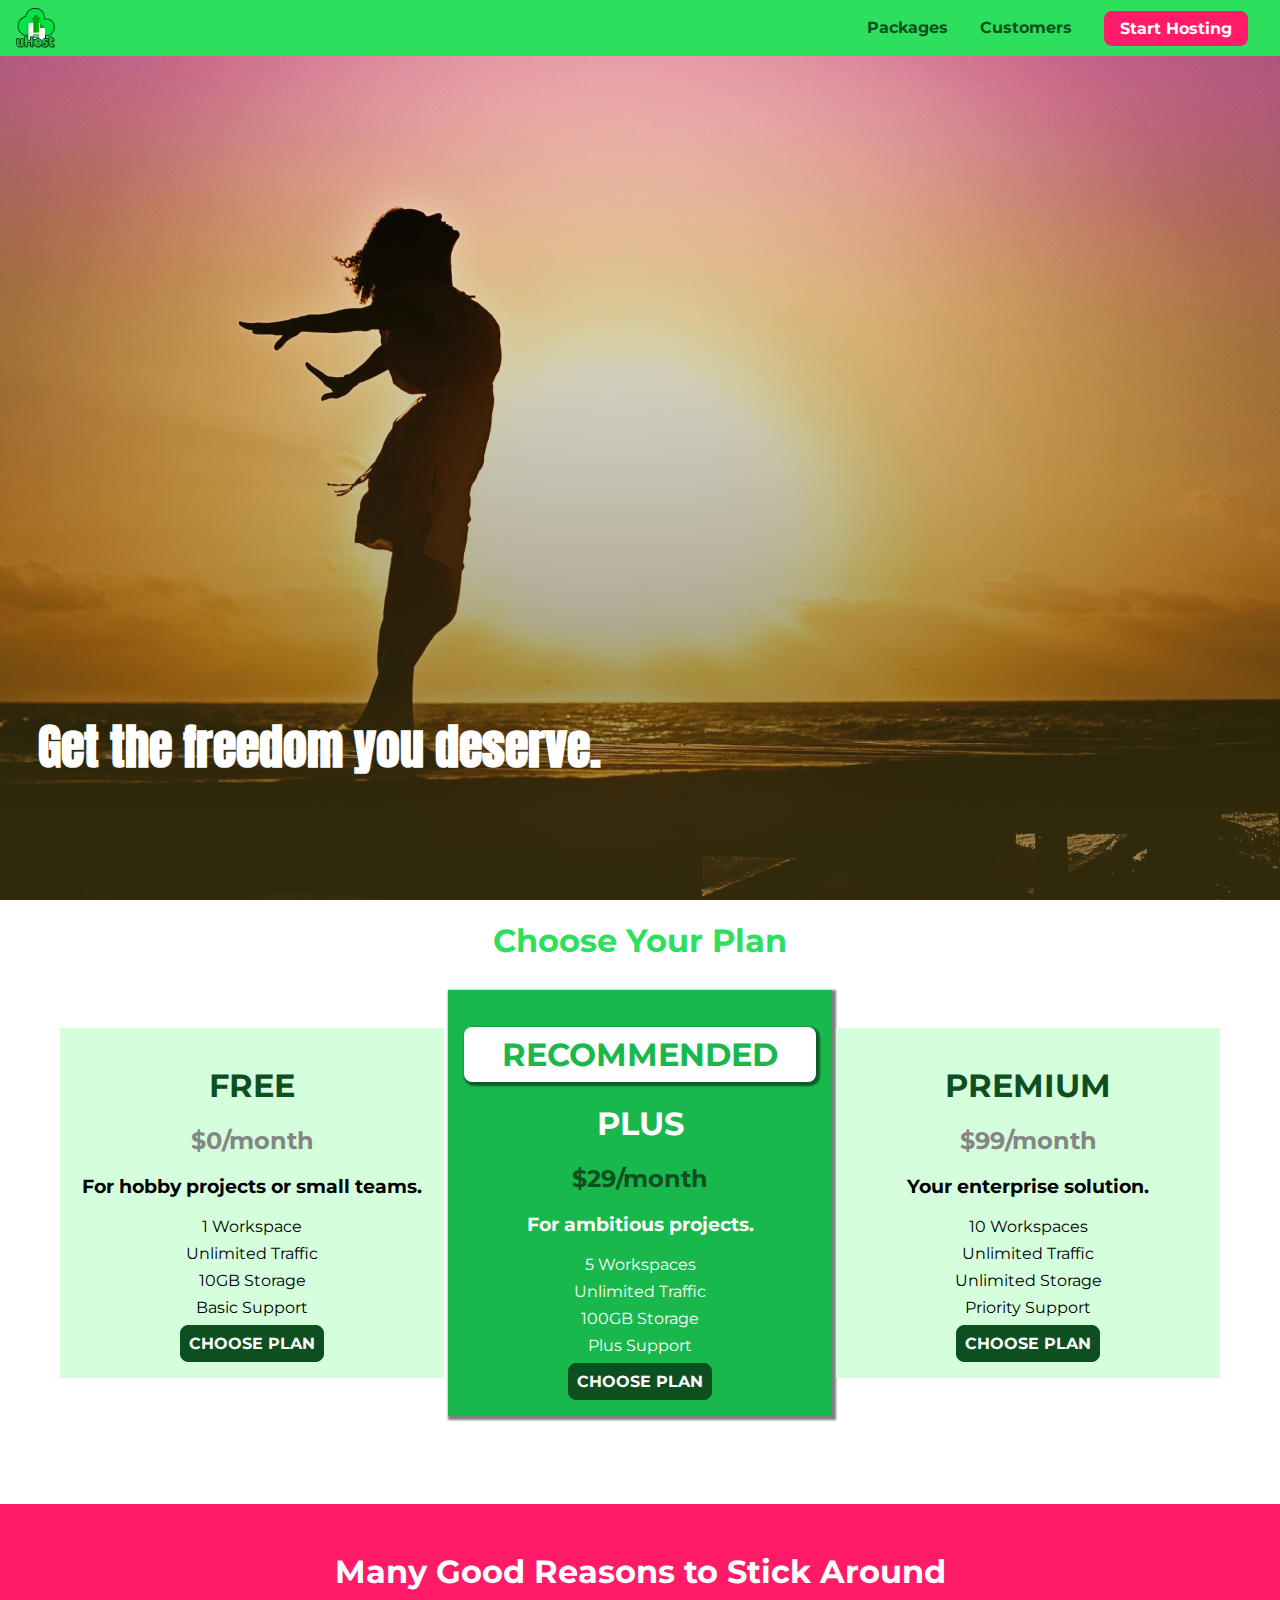
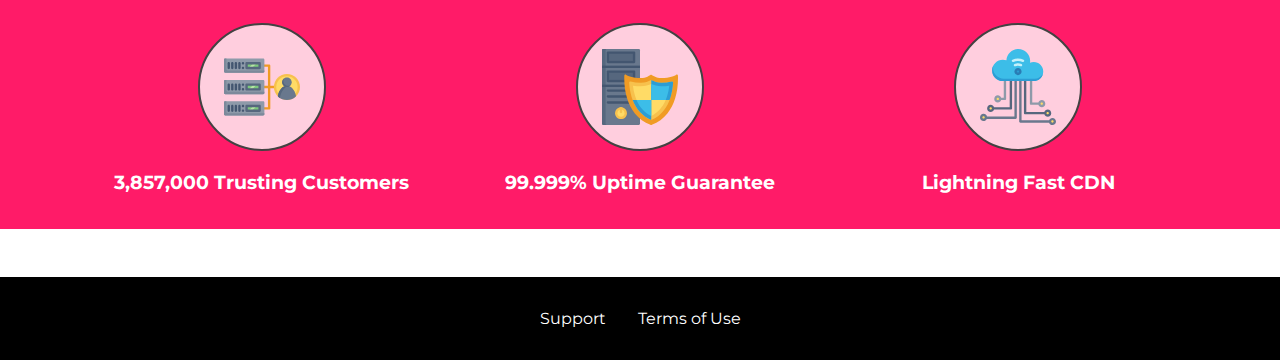
<file: index.html>
<!DOCTYPE html>
<html lang="en">
  <head>
    <meta charset="UTF-8" />
    <meta http-equiv="X-UA-Compatible" content="ie=edge" />
    <!-- This is very very important for changing physical to css pixels -->
    <meta name="viewport" content="width=device-width, initial-scale=1.0"/>
    <title>uHost</title>
    <link rel="shortcut icon" href="favicon.png" />
    <link
      href="https://fonts.googleapis.com/css?family=Anton"
      rel="stylesheet"
    />
    <link
      href="https://fonts.googleapis.com/css?family=Montserrat:400,700"
      rel="stylesheet"
    />

    <link rel="preload" href="/images/freedom.jpg" as="image">

    <!-- Here shared.css is general hence it is written first so that it can be overwritten -->

    <link rel="stylesheet" href="shared.css" />
    <link rel="stylesheet" href="main.css" />
  </head>

  <body>
    <div class="backdrop"></div>
    <div class="modal">
      <h1 class="modal__title">Do you want to continue?</h1>
      <div class="modal__actions">
          <a href="start-hosting/index.html" class="modal__action">Yes!</a>
          <button class="modal__action modal__action--negative" type="button">No!</button>
      </div>
  </div>
    
    <header class="main-header">
      <div class="mobile-logo-container">
        <button class="toggle-button">
          <span class="toggle-button__bar"></span>
          <span class="toggle-button__bar"></span>
          <span class="toggle-button__bar"></span>
      </button>

        <a href="index.html" class="main-header__brand">
          <img
            src="./images/uhost-icon.png"
            alt="uHost - Your favorite hosting company"
          />
          </a>
      </div>
      <nav class="main-nav">
        <ul class="main-nav__items">
          <li class="main-nav__item">
            <a href="packages/index.html">Packages</a>
          </li>
          <li class="main-nav__item">
            <a href="customers/index.html">Customers</a>
          </li>
          <li class="main-nav__item main-nav__item--cta">
            <a href="start-hosting/index.html">Start Hosting</a>
          </li>
        </ul>
      </nav>
    </header>

    <nav class="mobile-nav">
      <ul class="mobile-nav__items">
          <li class="mobile-nav__item">
              <a href="packages/index.html">Packages</a>
          </li>
          <li class="mobile-nav__item">
              <a href="customers/index.html">Customers</a>
          </li>
          <li class="mobile-nav__item mobile-nav__item--cta">
              <a href="start-hosting/index.html">Start Hosting</a>
          </li>
      </ul>
  </nav>

    <main>
      <section id="product-overview">
        <h1>Get the freedom you deserve.</h1>
      </section>
      <section id="plans">
        <h1 class="section-title">Choose Your Plan</h1>

        <div class="plan__list">
          <article class="plan">
            <h1 class="plan__title">FREE</h1>
            <h2 class="plan__price">$0/month</h2>
            <h3>For hobby projects or small teams.</h3>
            <ul class="plan__features">
              <li class="plan__feature">1 Workspace</li>
              <li class="plan__feature">Unlimited Traffic</li>
              <li class="plan__feature">10GB Storage</li>
              <li class="plan__feature">Basic Support</li>
            </ul>
            <div>
              <button class="button">CHOOSE PLAN</button>
            </div>
          </article>

          <article class="plan plan--highlighted">
            <h1 class="plan__annotation">RECOMMENDED</h1>
            <h1 class="plan__title">PLUS</h1>
            <h2 class="plan__price">$29/month</h2>
            <h3>For ambitious projects.</h3>
            <ul class="plan__features">
              <li class="plan__feature">5 Workspaces</li>
              <li class="plan__feature">Unlimited Traffic</li>
              <li class="plan__feature">100GB Storage</li>
              <li class="plan__feature">Plus Support</li>
            </ul>
            <div>
              <button class="button">CHOOSE PLAN</button>
            </div>
          </article>
          <article class="plan">
            <h1 class="plan__title">PREMIUM</h1>
            <h2 class="plan__price">$99/month</h2>
            <h3>Your enterprise solution.</h3>
            <ul class="plan__features">
              <li class="plan__feature">10 Workspaces</li>
              <li class="plan__feature">Unlimited Traffic</li>
              <li class="plan__feature">Unlimited Storage</li>
              <li class="plan__feature">Priority Support</li>
            </ul>
            <div>
              <button class="button">CHOOSE PLAN</button>
            </div>
          </article>
        </div>
      </section>

      <section id="key-features">
        <h1 class="section-title">Many Good Reasons to Stick Around</h1>
        <ul class="key-feature__list">
          <li class="key-feature">
            <div class="key-feature__image">

              <svg viewBox="0 0 512 512">
                <path style="fill:#F09B24;" d="M344,248h-32V112c0-4.418-3.582-8-8-8h-40c-4.418,0-8,3.582-8,8s3.582,8,8,8h32v128h-32  c-4.418,0-8,3.582-8,8s3.582,8,8,8h32v128h-32c-4.418,0-8,3.582-8,8s3.582,8,8,8h40c4.418,0,8-3.582,8-8V264h32c4.418,0,8-3.582,8-8  S348.418,248,344,248z"
                />
                <path style="fill:#8E9AA9;" d="M264,64H8c-4.418,0-8,3.582-8,8v80c0,4.418,3.582,8,8,8h256c4.418,0,8-3.582,8-8V72  C272,67.582,268.418,64,264,64z"
                />
                <path style="fill:#7C899B;" d="M24,144c-4.418,0-8-3.582-8-8V64H8c-4.418,0-8,3.582-8,8v80c0,4.418,3.582,8,8,8h256  c4.418,0,8-3.582,8-8v-8H24z"
                />
                <rect x="152" y="96" style="fill:#B8E3A8;" width="88" height="32" />
                <g>
                    <polygon style="fill:#7EC97D;" points="152,96 152,128 166,128 198,96  " />
                    <polygon style="fill:#7EC97D;" points="220,96 188,128 240,128 240,96  " />
                </g>
                <path style="fill:#56677E;" d="M240,136h-88c-4.418,0-8-3.582-8-8V96c0-4.418,3.582-8,8-8h88c4.418,0,8,3.582,8,8v32  C248,132.418,244.418,136,240,136z M160,120h72v-16h-72V120z"
                />
                <g>
                    <path style="fill:#435670;" d="M32,136c-4.418,0-8-3.582-8-8V96c0-4.418,3.582-8,8-8s8,3.582,8,8v32C40,132.418,36.418,136,32,136z   "
                    />
                    <path style="fill:#435670;" d="M56,136c-4.418,0-8-3.582-8-8V96c0-4.418,3.582-8,8-8s8,3.582,8,8v32C64,132.418,60.418,136,56,136z   "
                    />
                    <path style="fill:#435670;" d="M80,136c-4.418,0-8-3.582-8-8V96c0-4.418,3.582-8,8-8s8,3.582,8,8v32C88,132.418,84.418,136,80,136z   "
                    />
                    <path style="fill:#435670;" d="M104,136c-4.418,0-8-3.582-8-8V96c0-4.418,3.582-8,8-8s8,3.582,8,8v32   C112,132.418,108.418,136,104,136z"
                    />
                    <path style="fill:#435670;" d="M128,105c-4.418,0-8-3.582-8-8v-1c0-4.418,3.582-8,8-8s8,3.582,8,8v1   C136,101.418,132.418,105,128,105z"
                    />
                    <path style="fill:#435670;" d="M128,136c-4.418,0-8-3.582-8-8v-1c0-4.418,3.582-8,8-8s8,3.582,8,8v1   C136,132.418,132.418,136,128,136z"
                    />
                </g>
                <path style="fill:#8E9AA9;" d="M264,208H8c-4.418,0-8,3.582-8,8v80c0,4.418,3.582,8,8,8h256c4.418,0,8-3.582,8-8v-80  C272,211.582,268.418,208,264,208z"
                />
                <path style="fill:#7C899B;" d="M24,288c-4.418,0-8-3.582-8-8v-72H8c-4.418,0-8,3.582-8,8v80c0,4.418,3.582,8,8,8h256  c4.418,0,8-3.582,8-8v-8H24z"
                />
                <rect x="152" y="240" style="fill:#B8E3A8;" width="88" height="32" />
                <g>
                    <polygon style="fill:#7EC97D;" points="152,240 152,272 166,272 198,240  " />
                    <polygon style="fill:#7EC97D;" points="220,240 188,272 240,272 240,240  " />
                </g>
                <path style="fill:#56677E;" d="M240,280h-88c-4.418,0-8-3.582-8-8v-32c0-4.418,3.582-8,8-8h88c4.418,0,8,3.582,8,8v32  C248,276.418,244.418,280,240,280z M160,264h72v-16h-72V264z"
                />
                <g>
                    <path style="fill:#435670;" d="M32,280c-4.418,0-8-3.582-8-8v-32c0-4.418,3.582-8,8-8s8,3.582,8,8v32C40,276.418,36.418,280,32,280   z"
                    />
                    <path style="fill:#435670;" d="M56,280c-4.418,0-8-3.582-8-8v-32c0-4.418,3.582-8,8-8s8,3.582,8,8v32C64,276.418,60.418,280,56,280   z"
                    />
                    <path style="fill:#435670;" d="M80,280c-4.418,0-8-3.582-8-8v-32c0-4.418,3.582-8,8-8s8,3.582,8,8v32C88,276.418,84.418,280,80,280   z"
                    />
                    <path style="fill:#435670;" d="M104,280c-4.418,0-8-3.582-8-8v-32c0-4.418,3.582-8,8-8s8,3.582,8,8v32   C112,276.418,108.418,280,104,280z"
                    />
                    <path style="fill:#435670;" d="M128,249c-4.418,0-8-3.582-8-8v-1c0-4.418,3.582-8,8-8s8,3.582,8,8v1   C136,245.418,132.418,249,128,249z"
                    />
                    <path style="fill:#435670;" d="M128,280c-4.418,0-8-3.582-8-8v-1c0-4.418,3.582-8,8-8s8,3.582,8,8v1   C136,276.418,132.418,280,128,280z"
                    />
                </g>
                <path style="fill:#8E9AA9;" d="M264,352H8c-4.418,0-8,3.582-8,8v80c0,4.418,3.582,8,8,8h256c4.418,0,8-3.582,8-8v-80  C272,355.582,268.418,352,264,352z"
                />
                <path style="fill:#7C899B;" d="M24,432c-4.418,0-8-3.582-8-8v-72H8c-4.418,0-8,3.582-8,8v80c0,4.418,3.582,8,8,8h256  c4.418,0,8-3.582,8-8v-8H24z"
                />
                <rect x="152" y="384" style="fill:#B8E3A8;" width="88" height="32" />
                <g>
                    <polygon style="fill:#7EC97D;" points="152,384 152,416 166,416 198,384  " />
                    <polygon style="fill:#7EC97D;" points="220,384 188,416 240,416 240,384  " />
                </g>
                <path style="fill:#56677E;" d="M240,424h-88c-4.418,0-8-3.582-8-8v-32c0-4.418,3.582-8,8-8h88c4.418,0,8,3.582,8,8v32  C248,420.418,244.418,424,240,424z M160,408h72v-16h-72V408z"
                />
                <g>
                    <path style="fill:#435670;" d="M32,424c-4.418,0-8-3.582-8-8v-32c0-4.418,3.582-8,8-8s8,3.582,8,8v32C40,420.418,36.418,424,32,424   z"
                    />
                    <path style="fill:#435670;" d="M56,424c-4.418,0-8-3.582-8-8v-32c0-4.418,3.582-8,8-8s8,3.582,8,8v32C64,420.418,60.418,424,56,424   z"
                    />
                    <path style="fill:#435670;" d="M80,424c-4.418,0-8-3.582-8-8v-32c0-4.418,3.582-8,8-8s8,3.582,8,8v32C88,420.418,84.418,424,80,424   z"
                    />
                    <path style="fill:#435670;" d="M104,424c-4.418,0-8-3.582-8-8v-32c0-4.418,3.582-8,8-8s8,3.582,8,8v32   C112,420.418,108.418,424,104,424z"
                    />
                    <path style="fill:#435670;" d="M128,393c-4.418,0-8-3.582-8-8v-1c0-4.418,3.582-8,8-8s8,3.582,8,8v1   C136,389.418,132.418,393,128,393z"
                    />
                    <path style="fill:#435670;" d="M128,424c-4.418,0-8-3.582-8-8v-1c0-4.418,3.582-8,8-8s8,3.582,8,8v1   C136,420.418,132.418,424,128,424z"
                    />
                </g>
                <path style="fill:#F7C14D;" d="M424,168c-48.523,0-88,39.477-88,88s39.477,88,88,88s88-39.477,88-88S472.523,168,424,168z" />
                <path style="fill:#FFDB66;" d="M424,184c-39.701,0-72,32.299-72,72s32.299,72,72,72s72-32.299,72-72S463.701,184,424,184z" />
                <path style="fill:#69788D;" d="M484.893,314.16C476.393,274.588,451.922,248,424,248s-52.393,26.588-60.893,66.16  c-0.605,2.82,0.354,5.749,2.511,7.664C381.731,336.124,402.465,344,424,344s42.269-7.876,58.381-22.176  C484.539,319.909,485.498,316.98,484.893,314.16z"
                />
                <path style="fill:#56677E;" d="M434.053,249.171C430.768,248.403,427.411,248,424,248c-27.922,0-52.393,26.588-60.893,66.16  c-0.605,2.82,0.354,5.749,2.511,7.664c3.383,3.002,6.979,5.703,10.734,8.125C384.904,286.243,407.373,255.378,434.053,249.171z"
                />
                <path style="fill:#69788D;" d="M424,192c-17.645,0-32,14.355-32,32s14.355,32,32,32s32-14.355,32-32S441.645,192,424,192z" />
                <path style="fill:#56677E;" d="M432,248c-17.645,0-32-14.355-32-32c0-6.783,2.128-13.076,5.742-18.258  C397.444,203.53,392,213.138,392,224c0,17.645,14.355,32,32,32c10.862,0,20.471-5.444,26.258-13.742  C445.076,245.872,438.783,248,432,248z"
                />

            </svg>


            </div>
            <p class="key-feature__description">3,857,000 Trusting Customers</p>
          </li>
          <li class="key-feature">
            <div class="key-feature__image">
              <svg viewBox="0 0 512 512">
                <path style="fill:#69788D;" d="M248,0H8C3.582,0,0,3.582,0,8v496c0,4.418,3.582,8,8,8h240c4.418,0,8-3.582,8-8V8  C256,3.582,252.418,0,248,0z"
                />
                <path style="fill:#56677E;" d="M24,504V8c0-4.418,3.582-8,8-8H8C3.582,0,0,3.582,0,8v496c0,4.418,3.582,8,8,8h24  C27.582,512,24,508.418,24,504z"
                />
                <g>
                    <rect x="0" y="112" style="fill:#435670;" width="256" height="16" />
                    <rect x="0" y="240" style="fill:#435670;" width="256" height="16" />
                </g>
                <path style="fill:#F7C14D;" d="M128,392c-22.056,0-40,17.944-40,40s17.944,40,40,40s40-17.944,40-40S150.056,392,128,392z" />
                <path style="fill:#FFDB66;" d="M128,408c-13.233,0-24,10.767-24,24s10.767,24,24,24s24-10.767,24-24S141.233,408,128,408z" />
                <path style="fill:#F7C14D;" d="M128,392c-2.739,0-5.414,0.278-8,0.805V424c0,4.418,3.582,8,8,8c4.418,0,8-3.582,8-8v-31.195  C133.414,392.278,130.739,392,128,392z"
                />
                <g>
                    <path style="fill:#435670;" d="M216,288H40c-4.418,0-8-3.582-8-8s3.582-8,8-8h176c4.418,0,8,3.582,8,8S220.418,288,216,288z"
                    />
                    <path style="fill:#435670;" d="M216,328H40c-4.418,0-8-3.582-8-8s3.582-8,8-8h176c4.418,0,8,3.582,8,8S220.418,328,216,328z"
                    />
                    <path style="fill:#435670;" d="M216,368H40c-4.418,0-8-3.582-8-8s3.582-8,8-8h176c4.418,0,8,3.582,8,8S220.418,368,216,368z"
                    />
                    <path style="fill:#435670;" d="M216,16H40c-4.418,0-8,3.582-8,8v64c0,4.418,3.582,8,8,8h176c4.418,0,8-3.582,8-8V24   C224,19.582,220.418,16,216,16z"
                    />
                </g>
                <rect x="48" y="32" style="fill:#56677E;" width="160" height="48" />
                <path style="fill:#435670;" d="M216,144H40c-4.418,0-8,3.582-8,8v64c0,4.418,3.582,8,8,8h176c4.418,0,8-3.582,8-8v-64  C224,147.582,220.418,144,216,144z"
                />
                <rect x="48" y="160" style="fill:#56677E;" width="160" height="48" />
                <path style="fill:#F09B24;" d="M511.747,180.237c-0.194-6.537-8.107-10.107-13.135-5.894c-5.6,4.693-42.904,21.282-98.514,21.282  c-33.45,0-64.625-20.999-64.929-21.206c-2.9-1.991-6.764-1.85-9.512,0.346c-2.677,2.135-27.201,20.86-63.793,20.86  c-55.607,0-92.914-16.589-98.515-21.282c-5.028-4.211-12.941-0.645-13.135,5.894c-1.634,54.834,4.655,105.941,18.693,151.903  c12.096,39.604,29.759,74.047,52.497,102.373c27.538,34.304,62.743,59.882,104.66,76.045c3.069,1.918,6.757,1.921,9.83,0  c41.917-16.163,77.122-41.741,104.66-76.045c22.738-28.326,40.401-62.77,52.497-102.373  C507.092,286.179,513.381,235.071,511.747,180.237z"
                />
                <path style="fill:#F7C14D;" d="M476.21,221.226c-1.953-1.631-4.568-2.235-7.036-1.628c-21.686,5.327-44.926,8.028-69.075,8.028  c-25.926,0-49.633-8.975-64.955-16.504c-2.307-1.134-5.016-1.091-7.284,0.116c-14.059,7.477-36.919,16.388-65.994,16.388  c-24.153,0-47.394-2.701-69.075-8.028c-5.155-1.268-10.221,2.966-9.894,8.261c2.077,33.693,7.668,65.635,16.616,94.935  c22.774,74.565,66.139,126.334,128.888,153.868c2.032,0.891,4.397,0.891,6.43,0c61.777-27.107,104.716-78.876,127.62-153.868  c8.948-29.3,14.539-61.241,16.616-94.935C479.224,225.319,478.163,222.856,476.21,221.226z"
                />
                <path style="fill:#FFDB66;" d="M331.609,451.727c-52.604-25.289-89.304-70.987-109.144-135.944  c-6.532-21.39-11.162-44.336-13.82-68.447c17.133,2.852,34.952,4.291,53.22,4.291c29.394,0,53.376-7.793,69.978-15.561  c17.44,7.736,41.656,15.561,68.256,15.561c18.267,0,36.085-1.439,53.219-4.291c-2.659,24.112-7.288,47.06-13.82,68.448  C419.545,381.108,383.27,426.805,331.609,451.727z"
                />
                <g>
                    <path style="fill:#2C9DD4;" d="M479.066,227.858c0.157-2.539-0.903-5.002-2.856-6.633s-4.568-2.235-7.036-1.628   c-21.686,5.327-44.926,8.028-69.075,8.028c-25.926,0-49.633-8.975-64.955-16.504c-1.057-0.52-2.2-0.78-3.345-0.806l-0.072,133.351   h123.601c2.556-6.746,4.933-13.702,7.123-20.874C471.398,293.493,476.989,261.552,479.066,227.858z"
                    />
                    <path style="fill:#2C9DD4;" d="M206.658,343.667c24.153,63.42,65.028,108.108,121.743,132.995c1.031,0.452,2.147,0.673,3.263,0.666   l0.063-133.661H206.658z"
                    />
                </g>
                <g>
                    <path style="fill:#3CBDE8;" d="M439.497,315.783c6.532-21.389,11.161-44.336,13.82-68.448c-17.134,2.852-34.952,4.291-53.219,4.291   c-26.6,0-50.815-7.824-68.256-15.561l-0.116,107.601h97.758C433.179,334.807,436.524,325.518,439.497,315.783z"
                    />
                    <path style="fill:#3CBDE8;" d="M232.523,343.667c21.144,50.298,54.363,86.56,99.087,108.06l0.117-108.06H232.523z" />
                </g>
            </svg>


            </div>
            <p class="key-feature__description">99.999% Uptime Guarantee</p>
          </li>
          <li class="key-feature">
            <div class="key-feature__image">
              <svg viewBox="0 0 512 512">
                <path style="fill:#8E9AA9;" d="M168,200c-4.418,0-8,3.582-8,8v120h-17.376c-3.302-9.311-12.194-16-22.624-16  c-13.234,0-24,10.767-24,24s10.766,24,24,24c10.429,0,19.321-6.689,22.624-16H168c4.418,0,8-3.582,8-8V208  C176,203.582,172.418,200,168,200z"
                />
                <path style="fill:#FFDB66;" d="M120,328c-4.411,0-8,3.589-8,8s3.589,8,8,8s8-3.589,8-8S124.411,328,120,328z" />
                <path style="fill:#56677E;" d="M208,200c-4.418,0-8,3.582-8,8v184H94.624C91.322,382.689,82.43,376,72,376  c-13.234,0-24,10.767-24,24s10.766,24,24,24c10.429,0,19.321-6.689,22.624-16H208c4.418,0,8-3.582,8-8V208  C216,203.582,212.418,200,208,200z"
                />
                <path style="fill:#FFDB66;" d="M72,392c-4.411,0-8,3.589-8,8s3.589,8,8,8s8-3.589,8-8S76.411,392,72,392z" />
                <path style="fill:#69788D;" d="M240,208c-4.418,0-8,3.582-8,8v239H47.24c-2.671-10.34-12.078-18-23.24-18c-13.234,0-24,10.767-24,24  s10.766,24,24,24c9.666,0,18.009-5.747,21.809-14H240c4.418,0,8-3.582,8-8V216C248,211.582,244.418,208,240,208z"
                />
                <path style="fill:#FFDB66;" d="M24,453c-4.411,0-8,3.589-8,8s3.589,8,8,8s8-3.589,8-8S28.411,453,24,453z" />
                <path style="fill:#69788D;" d="M488,464c-10.429,0-19.321,6.689-22.624,16H280V208c0-4.418-3.582-8-8-8s-8,3.582-8,8v280  c0,4.418,3.582,8,8,8h193.376c3.302,9.311,12.194,16,22.624,16c13.234,0,24-10.767,24-24S501.234,464,488,464z"
                />
                <path style="fill:#FFDB66;" d="M488,480c-4.411,0-8,3.589-8,8s3.589,8,8,8s8-3.589,8-8S492.411,480,488,480z" />
                <path style="fill:#56677E;" d="M456,408c-10.429,0-19.321,6.689-22.624,16H312V208c0-4.418-3.582-8-8-8s-8,3.582-8,8v224  c0,4.418,3.582,8,8,8h129.376c3.302,9.311,12.194,16,22.624,16c13.234,0,24-10.767,24-24S469.234,408,456,408z"
                />
                <path style="fill:#FFDB66;" d="M456,424c-4.411,0-8,3.589-8,8s3.589,8,8,8s8-3.589,8-8S460.411,424,456,424z" />
                <path style="fill:#8E9AA9;" d="M416,344c-10.429,0-19.321,6.689-22.624,16H352V208c0-4.418-3.582-8-8-8s-8,3.582-8,8v160  c0,4.418,3.582,8,8,8h49.376c3.302,9.311,12.194,16,22.624,16c13.234,0,24-10.767,24-24S429.234,344,416,344z"
                />
                <path style="fill:#FFDB66;" d="M416,360c-4.411,0-8,3.589-8,8s3.589,8,8,8s8-3.589,8-8S420.411,360,416,360z" />
                <path style="fill:#3CBDE8;" d="M362,88c-8.741,0-17.231,1.751-25.06,5.085C337.646,88.797,338,84.43,338,80  c0-44.112-35.888-80-80-80c-42.823,0-77.895,33.816-79.909,76.149C170.393,73.415,162.244,72,154,72c-39.701,0-72,32.299-72,72  s32.299,72,72,72h208c35.29,0,64-28.71,64-64S397.29,88,362,88z"
                />
                <path style="fill:#2C9DD4;" d="M368,200H160c-39.701,0-72-32.299-72-72c0-5.863,0.721-11.559,2.05-17.019  C84.918,120.88,82,132.102,82,144c0,39.701,32.299,72,72,72h208c30.389,0,55.88-21.296,62.379-49.743  C413.565,186.327,392.352,200,368,200z"
                />
                <path style="fill:#2A7DB5;" d="M256,128c-13.234,0-24,10.767-24,24s10.766,24,24,24c13.233,0,24-10.767,24-24S269.233,128,256,128z"
                />
                <path style="fill:#2C9DD4;" d="M256,144c-4.411,0-8,3.589-8,8s3.589,8,8,8c4.411,0,8-3.589,8-8S260.411,144,256,144z" />
                <g>
                    <path style="fill:#C5F1FA;" d="M221.755,87.695c-2.994,0-5.864-1.688-7.233-4.572c-1.894-3.991-0.194-8.763,3.798-10.657   C230.157,66.849,242.834,64,256,64c13.166,0,25.844,2.849,37.68,8.466c3.992,1.895,5.692,6.666,3.798,10.657   s-6.666,5.692-10.657,3.798C277.144,82.328,266.774,80,256,80c-10.774,0-21.144,2.328-30.821,6.921   C224.072,87.446,222.904,87.695,221.755,87.695z"
                    />
                    <path style="fill:#C5F1FA;" d="M276.545,116.618c-1.148,0-2.316-0.249-3.424-0.774C267.745,113.293,261.985,112,256,112   c-5.985,0-11.745,1.293-17.121,3.844c-3.991,1.895-8.763,0.192-10.657-3.798c-1.894-3.992-0.193-8.764,3.798-10.657   C239.557,97.813,247.625,96,256,96c8.376,0,16.444,1.813,23.98,5.389c3.991,1.894,5.692,6.665,3.798,10.657   C282.41,114.93,279.539,116.618,276.545,116.618z"
                    />
                </g>

            </svg>
            </div>
            <p class="key-feature__description">Lightning Fast CDN</p>
          </li>
        </ul>
      </section>
    </main>

    <footer class="main-footer">
      <nav>
        <ul class="main-footer__links">
          <li class="main-footer__link">
            <a href="#">Support</a>
          </li>
          <li class="main-footer__link">
            <a href="#">Terms of Use</a>
          </li>
        </ul>
      </nav>
    </footer>

    <script src="shared.js"></script>
  </body>
</html>
</file>
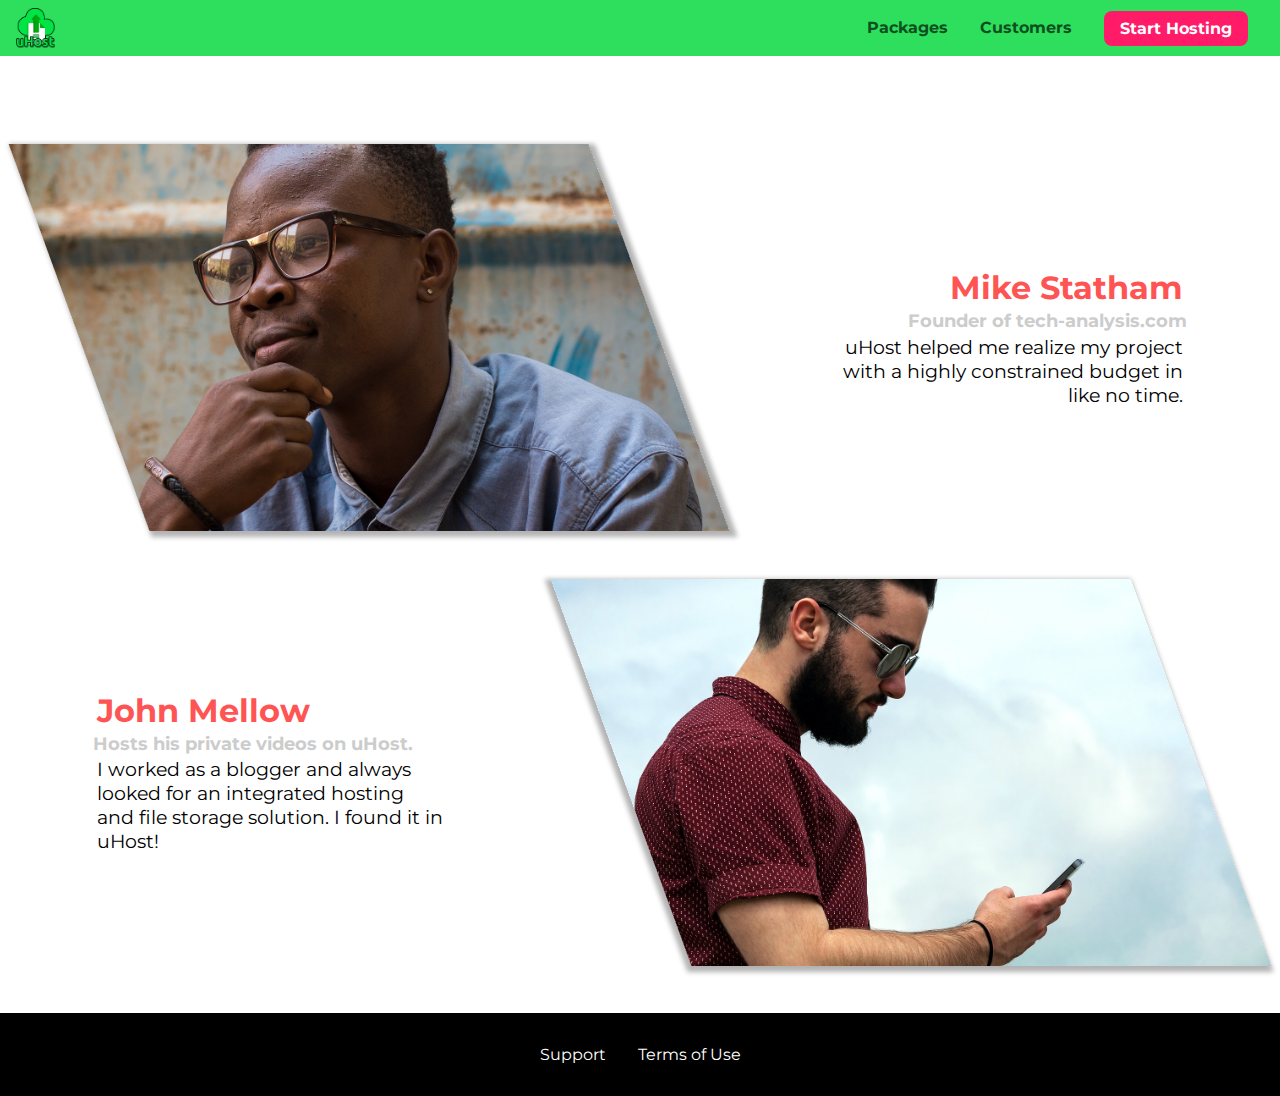
<file: customers/index.html>
<!DOCTYPE html>
<html lang="en">
  <head>
    <meta charset="UTF-8" />
    <meta name="viewport" content="width=device-width, initial-scale=1.0" />
    <meta http-equiv="X-UA-Compatible" content="ie=edge" />
    <title>uHost Customers</title>
    <link rel="shortcut icon" href="../favicon.png" />
    <link
      href="https://fonts.googleapis.com/css?family=Anton|Montserrat:400,700"
      rel="stylesheet"
    />

    <link rel="preload" href="../images/customer-1.jpg" as="image" />

    <link rel="preload" href="../images/customer-2.jpg" as="image" />
    <link rel="stylesheet" href="../shared.css" />
    <link rel="stylesheet" href="customers.css" />
  </head>

  <body>
    <div class="backdrop"></div>
    <header class="main-header">
      <div class="mobile-logo-container">
        <button class="toggle-button">
          <span class="toggle-button__bar"></span>
          <span class="toggle-button__bar"></span>
          <span class="toggle-button__bar"></span>
        </button>

        <a href="../index.html" class="main-header__brand">
          <img
            src="../images/uhost-icon.png"
            alt="uHost - Your favorite hosting company"
          />
        </a>
      </div>
      <nav class="main-nav">
        <ul class="main-nav__items">
          <li class="main-nav__item">
            <a href="../packages/index.html">Packages</a>
          </li>
          <li class="main-nav__item">
            <a href="./index.html">Customers</a>
          </li>
          <li class="main-nav__item main-nav__item--cta">
            <a href="../start-hosting/index.html">Start Hosting</a>
          </li>
        </ul>
      </nav>
    </header>

    <nav class="mobile-nav">
      <ul class="mobile-nav__items">
        <li class="mobile-nav__item">
          <a href="../packages/index.html">Packages</a>
        </li>
        <li class="mobile-nav__item">
          <a href="./index.html">Customers</a>
        </li>
        <li class="mobile-nav__item mobile-nav__item--cta">
          <a href="../start-hosting/index.html">Start Hosting</a>
        </li>
      </ul>
    </nav>

    <main>
      <div>
        <div class="testimonial" id="customer-1">
          <div class="testimonial__image-container">
            <img
              src="../images/customer-1.jpg"
              alt="Mike Statham - Customer"
              class="testimonial__image"
            />
          </div>
          <div class="testimonial__info">
            <h1 class="testimonial__name">Mike Statham</h1>
            <h2 class="testimonial__subtitle">
              Founder of
              <a href="tech-analysis.com">tech-analysis.com</a>
            </h2>
            <p class="testimonial__text">
              uHost helped me realize my project with a highly constrained
              budget in like no time.
            </p>
          </div>
        </div>
        <div class="testimonial" id="customer-2">
          <div class="testimonial__info">
            <h1 class="testimonial__name">John Mellow</h1>
            <h2 class="testimonial__subtitle">
              Hosts his private videos on uHost.
            </h2>
            <p class="testimonial__text">
              I worked as a blogger and always looked for an integrated hosting
              and file storage solution. I found it in uHost!
            </p>
          </div>
          <div class="testimonial__image-container">
            <img
              src="../images/customer-2.jpg"
              alt="John Mellow - Customer"
              class="testimonial__image"
            />
          </div>
        </div>
      </div>
    </main>
    <footer class="main-footer">
      <nav>
        <ul class="main-footer__links">
          <li class="main-footer__link">
            <a href="#">Support</a>
          </li>
          <li class="main-footer__link">
            <a href="#">Terms of Use</a>
          </li>
        </ul>
      </nav>
    </footer>
    <script src="../shared.js"></script>
  </body>
</html>
</file>
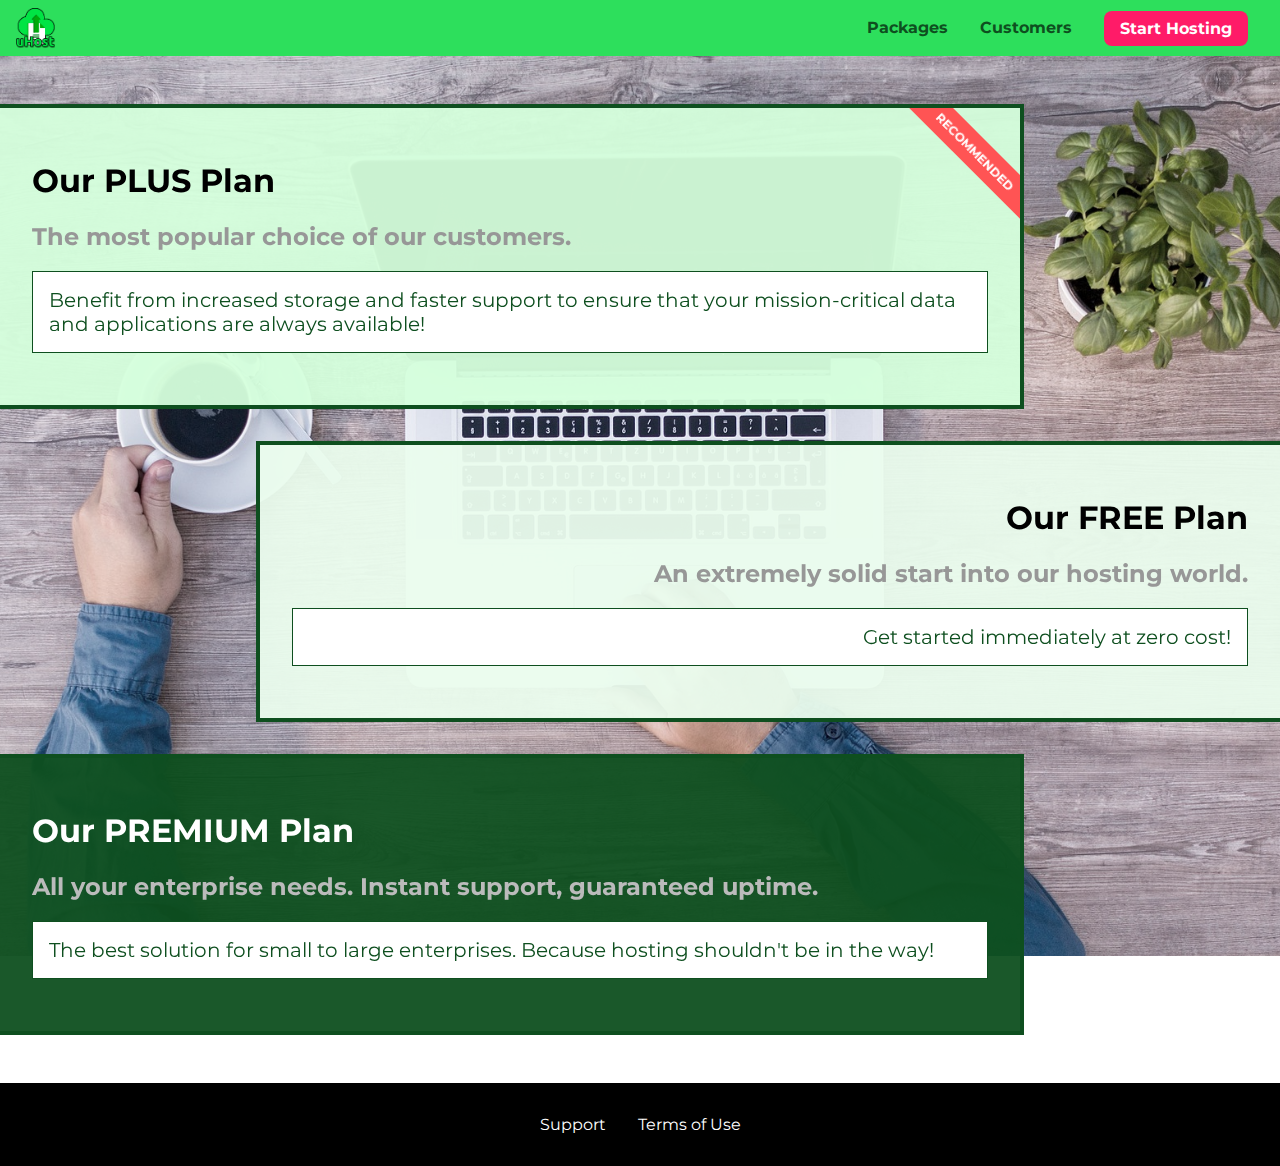
<file: packages/index.html>
<!DOCTYPE html>
<html lang="en">
  <head>
    <meta charset="UTF-8" />
    <meta http-equiv="X-UA-Compatible" content="ie=edge" />
    <meta name="viewport" content="width=device-width, initial-scale=1.0" />
    <title>uHost Packages</title>
    <link rel="shortcut icon" href="../favicon.png" />
    <!-- <link rel="preload" href="style.css" as="image"> -->

    <link
      href="https://fonts.googleapis.com/css?family=Montserrat:400,700"
      rel="stylesheet"
    />
    <link rel="preload" href="../images/plans-background.jpg" as="image" />

    <link rel="stylesheet" href="../shared.css" />
    <link rel="stylesheet" href="packages.css" />
  </head>

  <body>
    <div class="backdrop"></div>
    <div class="background"></div>
    <header class="main-header">
      <div class="mobile-logo-container">
        <button class="toggle-button">
          <span class="toggle-button__bar"></span>
          <span class="toggle-button__bar"></span>
          <span class="toggle-button__bar"></span>
        </button>
        <a href="../index.html" class="main-header__brand">
          <img
            src="../images/uhost-icon.png"
            alt="uHost - Your favorite hosting company"
          />
        </a>
      </div>
      <nav class="main-nav">
        <ul class="main-nav__items">
          <li class="main-nav__item">
            <a href="index.html">Packages</a>
          </li>
          <li class="main-nav__item">
            <a href="../customers/index.html">Customers</a>
          </li>
          <li class="main-nav__item main-nav__item--cta">
            <a href="../start-hosting/index.html">Start Hosting</a>
          </li>
        </ul>
      </nav>
    </header>

    <nav class="mobile-nav">
      <ul class="mobile-nav__items">
        <li class="mobile-nav__item">
          <a href="./index.html">Packages</a>
        </li>
        <li class="mobile-nav__item">
          <a href="../customers/index.html">Customers</a>
        </li>
        <li class="mobile-nav__item mobile-nav__item--cta">
          <a href="../start-hosting/index.html">Start Hosting</a>
        </li>
      </ul>
    </nav>

    <main>
      <section class="package" id="plus">
        <a href="#">
          <h1 class="package__title">Our PLUS Plan</h1>
          <h2 class="package__badge">RECOMMENDED</h2>
          <h2 class="package__subtitle">
            The most popular choice of our customers.
          </h2>
          <p class="package__info">
            Benefit from increased storage and faster support to ensure that
            your mission-critical data and applications are always available!
          </p>
        </a>
      </section>
      <section class="package" id="free">
        <a href="#">
          <h1 class="package__title">Our FREE Plan</h1>
          <h2 class="package__subtitle">
            An extremely solid start into our hosting world.
          </h2>
          <p class="package__info">Get started immediately at zero cost!</p>
        </a>
      </section>
      <!-- Helper div to remove float -->
      <div class="clearfix"></div>
      <section class="package" id="premium">
        <a href="#">
          <h1 class="package__title">Our PREMIUM Plan</h1>
          <h2 class="package__subtitle">
            All your enterprise needs. Instant support, guaranteed uptime.
          </h2>
          <p class="package__info">
            The best solution for small to large enterprises. Because hosting
            shouldn't be in the way!
          </p>
        </a>
      </section>
    </main>

    <footer class="main-footer">
      <nav>
        <ul class="main-footer__links">
          <li class="main-footer__link">
            <a href="#">Support</a>
          </li>
          <li class="main-footer__link">
            <a href="#">Terms of Use</a>
          </li>
        </ul>
      </nav>
    </footer>
    <script src="../shared.js"></script>
  </body>
</html>
</file>
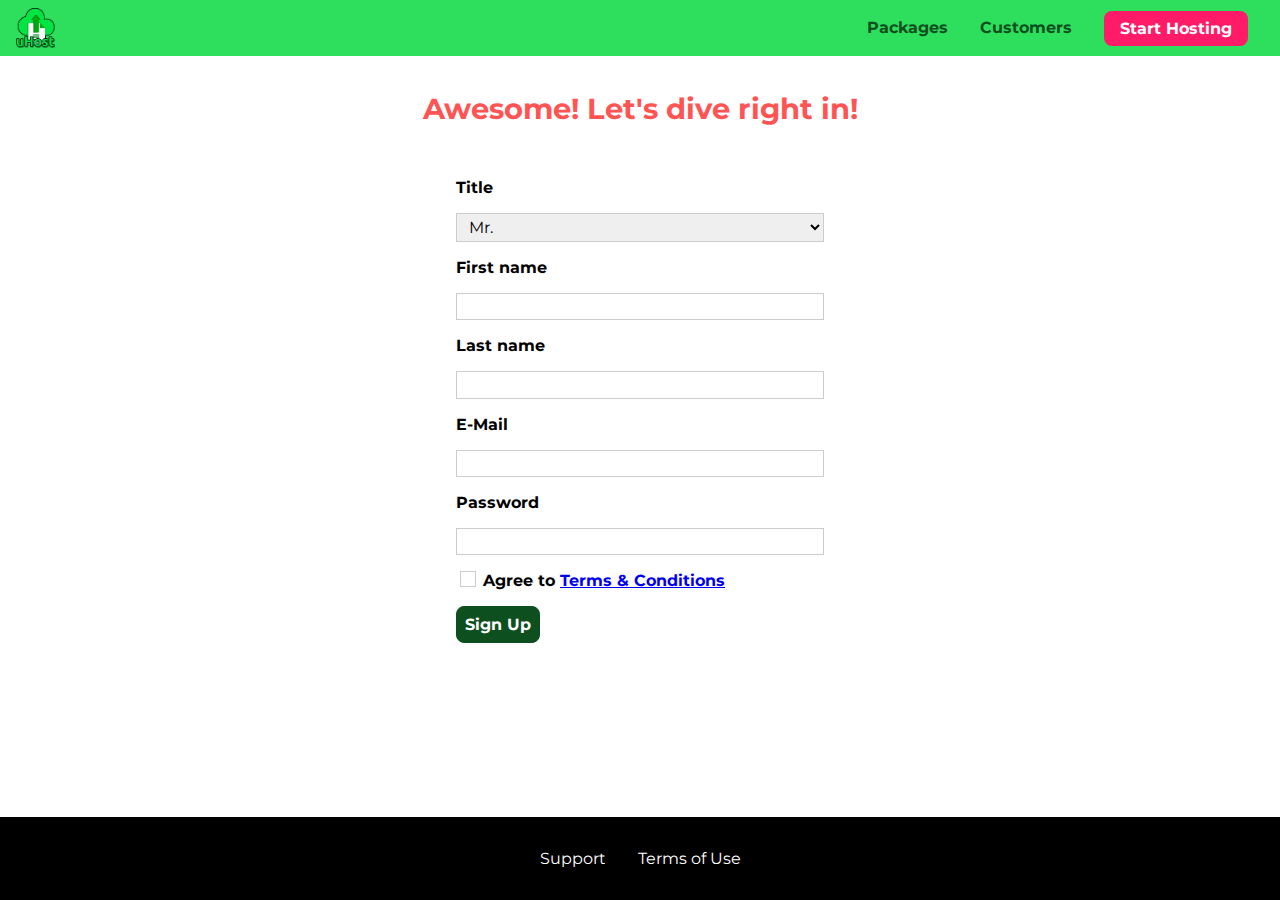
<file: start-hosting/index.html>
<!DOCTYPE html>
<html lang="en">
  <head>
    <meta charset="UTF-8" />
    <meta name="viewport" content="width=device-width, initial-scale=1.0" />
    <meta http-equiv="X-UA-Compatible" content="ie=edge" />
    <title>uHost Signup</title>
    <link rel="shortcut icon" href="../favicon.png" />
    <link
      href="https://fonts.googleapis.com/css?family=Anton|Montserrat:400,700"
      rel="stylesheet"
    />

    <link rel="stylesheet" href="../shared.css" />
    <link rel="stylesheet" href="start-hosting.css" />
  </head>

  <body>
    <div class="backdrop"></div>
    <header class="main-header">
      <div class="mobile-logo-container">
        <button class="toggle-button">
          <span class="toggle-button__bar"></span>
          <span class="toggle-button__bar"></span>
          <span class="toggle-button__bar"></span>
        </button>
        <a href="../index.html" class="main-header__brand">
          <img
            src="../images/uhost-icon.png"
            alt="uHost - Your favorite hosting company"
          />
        </a>
      </div>
      <nav class="main-nav">
        <ul class="main-nav__items">
          <li class="main-nav__item">
            <a href="../packages/index.html">Packages</a>
          </li>
          <li class="main-nav__item">
            <a href="../customers/index.html">Customers</a>
          </li>
          <li class="main-nav__item main-nav__item--cta">
            <a href="index.html">Start Hosting</a>
          </li>
        </ul>
      </nav>
    </header>
    <nav class="mobile-nav">
      <ul class="mobile-nav__items">
        <li class="mobile-nav__item">
          <a href="../packages/index.html">Packages</a>
        </li>
        <li class="mobile-nav__item">
          <a href="../customers/index.html">Customers</a>
        </li>
        <li class="mobile-nav__item mobile-nav__item--cta">
          <a href="index.html">Start Hosting</a>
        </li>
      </ul>
    </nav>
    <main class="signup-page">
      <h1 class="signup-title">Awesome! Let's dive right in!</h1>
      <form action="index.html" class="signup-form">
        <label for="title">Title</label>
        <select id="title">
          <option value="mr">Mr.</option>
          <option value="ms">Ms.</option>
        </select>
        <label for="first-name">First name</label>
        <input type="text" id="first-name" />
        <label for="last-name">Last name</label>
        <input type="text" id="last-name" />
        <label for="email">E-Mail</label>
        <input type="email" id="email" />
        <label for="password">Password</label>
        <input type="password" id="password" />
        <input type="checkbox" id="agree-terms" />
        <label for="agree-terms"
          >Agree to
          <a href="#">Terms &amp; Conditions</a>
        </label>
        <button type="submit" class="button">Sign Up</button>
      </form>
    </main>
    <footer class="main-footer">
      <nav>
        <ul class="main-footer__links">
          <li class="main-footer__link">
            <a href="#">Support</a>
          </li>
          <li class="main-footer__link">
            <a href="#">Terms of Use</a>
          </li>
        </ul>
      </nav>
    </footer>
    <script src="../shared.js"></script>
  </body>
</html>
</file>
<file: shared.css>
:root {
	--dark-green: #0e4f1f;
	--highlight-color: #ff1b68;
}

* {
	box-sizing: border-box;
}

html {
	width: 100%;
}

body {
	font-family: 'Montserrat', sans-serif;
	margin: 0;
	width: 100%;
}

main {
	min-height: calc(100vh - 3.5rem - 8.1875rem);
	margin-top: 3.5rem;
}

.backdrop {
	position: fixed;
	display: none;
	opacity: 0;
	top: 0;
	left: 0;
	z-index: 100;
	width: 100vw;
	height: 100vh;
	background: rgba(0, 0, 0, 0.5);
	transition: opacity 0.3s linear;
}

/*
 Align content -> cross axis
 Justify content -> main axis
 align content -> cross axis (Only kicks in when there are 2 or more rows  ) 

*/
.main-header {
	width: 100%;
	position: fixed;
	top: 0;
	left: 0;
	background: #2ddf5c;
	padding: 0.5rem 1rem;
	/* padding: 0.6rem; */
	z-index: 1;
	display: flex;
	align-items: center;
	justify-content: space-between;
}

/*Not needed as we used flex*/
/* 
.main-header > div {
  display: inline-block;
  vertical-align: middle;
} */

/* This is only for mobile */
@media (max-width: 41rem) {
	.mobile-logo-container {
		display: flex;
		justify-content: space-between;
		align-items: center;
		width: 100%;
	}
}

.toggle-button {
	width: 3rem;
	background: transparent;
	border: none;
	cursor: pointer;
	padding-top: 0;
	padding-bottom: 0;
	vertical-align: middle;
}

.toggle-button:focus {
	outline: none;
}

.toggle-button__bar {
	width: 100%;
	height: 0.2rem;
	background: black;
	display: block;
	margin: 0.6rem 0;
}

.main-header__brand {
	color: var(--dark-green);
	text-decoration: none;
	font-weight: bold;
	/* font-size: 1.5rem; */

	/* display: inline-block;
  vertical-align: middle; */
}

.main-header__brand img {
	height: 2.5rem;
	vertical-align: middle;
}

.main-nav {
	display: none;
}

.main-nav__items {
	margin: 0;
	padding: 0;
	list-style: none;
	display: flex;
	/* justify-content: flex-end; */
}

.main-nav__item {
	margin: 0 1rem;
}

.main-nav__item a,
.mobile-nav__item a {
	text-decoration: none;
	color: var(--dark-green);
	font-weight: bold;
	padding: 0.2rem 0;
}

.main-nav__item a:hover,
.main-nav__item a:active,
.mobile-nav__item a:hover,
.mobile-nav__item a:active {
	color: rgb(255, 255, 255);
	background-color: var(--dark-green);
	border-radius: 7px;
	padding: 0.5rem 1rem;
	border-bottom: 5px solid white;
}

.main-nav__item--cta {
	animation: wiggle 400ms 3s 8 ease-out none;
}

.main-nav__item--cta a,
.mobile-nav__item--cta a {
	color: white;
	background: var(--highlight-color);
	padding: 0.5rem 1rem;
	border-radius: 8px;
}

.main-nav__item--cta a:hover,
.main-nav__item--cta a:active,
.mobile-nav__item--cta a:hover,
.mobile-nav__item--cta a:active {
	color: var(--highlight-color);
	background: white;
	border: none;
}

.main-footer {
	background: black;
	padding: 2rem;
	margin-top: 3rem;
}

.main-footer__links {
	list-style: none;
	margin: 0;
	padding: 0;
	display: flex;
	flex-direction: column;
	align-items: center;
}

.main-footer__link {
	margin: 0.5rem 0;
}

.main-footer__link a {
	color: white;
	text-decoration: none;
}

.main-footer__link a:hover,
.main-footer__link a:active {
	color: #ccc;
}

.button {
	background: var(--dark-green);
	color: white;
	font: inherit;
	border: 1.5px solid var(--dark-green);
	padding: 0.5rem;
	border-radius: 8px;
	font-weight: bold;
	cursor: pointer;
}

.button:hover,
.button:active {
	background: white;
	color: var(--dark-green);
}

.button:focus {
	outline: none;
}

.button[disabled] {
	cursor: not-allowed;
	border-color: #a1a1a1;
	background: #ccc;
	color: #a1a1a1;
}

.mobile-nav {
	display: none;
	position: fixed;
	z-index: 101;
	top: 0;
	left: 0;
	background: white;
	width: 80%;
	height: 100vh;
}

.mobile-nav__items {
	width: 90%;
	height: 100%;
	list-style: none;
	margin: 0% auto;
	padding: 0;
	display: flex;
	flex-direction: column;
	justify-content: center;
	align-items: center;
}

.mobile-nav__item {
	margin: 1rem 0;
}

.mobile-nav__item a {
	font-size: 1.5rem;
}

.open {
	display: block !important;
	opacity: 1 !important;
	transform: translateY(0) !important;
}

/* Media query */

@media (min-width: 41rem) {
	.toggle-button {
		display: none;
	}

	.main-nav {
		display: flex;
	}
}

@media (min-width: 41rem) {
	.main-footer__links {
		flex-direction: row;
		justify-content: center;
	}

	.main-footer__link {
		/* display: inline-block; */
		margin: 0 1rem;
	}
}

/* @keyframes wiggle {
	from {
		transform: rotateZ(-10deg);
	}

	to {
		transform: rotateZ(30deg);
	}
} */

/* Alternate syntax for adding multiple keyframes */
@keyframes wiggle {
	0% {
		transform: rotateZ(0deg);
	}

	0% {
		transform: rotateZ(-10deg);
	}

	100% {
		transform: rotateZ(10deg);
	}
}
</file>
<file: main.css>
#product-overview {
	background: linear-gradient(to top, rgba(80, 68, 18, 0.6) 10%, transparent),
		url('images/freedom.jpg') left 25% bottom 20% / cover no-repeat border-box,
		#ff1b68;

	width: 100%;
	/* height: 33vh; */
	height: calc(100vh - 3.5rem);
	/* margin-top: 3.5rem; */
	position: relative;
}

#product-overview h1 {
	color: white;
	font-family: 'Anton', sans-serif;
	position: absolute;
	bottom: 10%;
	left: 3%;
	font-size: 1.6rem;
}

/* For desktop view */
@media (min-width: 41rem) {
	#product-overview {
		/* height: 100vh; */
		/* height: 40vh; */
		/* background-position: center;
     */

		background-position: left 25% bottom 50%;
	}

	#product-overview h1 {
		font-size: 3rem;
	}
}

.section-title {
	color: #2ddf5c;
	text-align: center;
}
/* 
.plan__list {
  width: 100%;
  text-align: center;
} */

.plan {
	background: #d5ffdc;
	text-align: center;
	padding: 1rem;
	display: block;
	margin: 0.5rem 0;
	width: 100%;
}

.plan--highlighted {
	background: #19b84c;
	color: white;
}

.plan__annotation {
	background: white;
	color: #19b84c;
	padding: 0.5rem;
	box-shadow: 2px 2px 2px 2px rgba(0, 0, 0, 0.5);
	border-radius: 8px;
}

.plan__title {
	color: #0e4f1f;
}

.plan__price {
	color: #858585;
}

.plan--highlighted .plan__title {
	color: white;
}

.plan--highlighted .plan__price {
	color: #0e4f1f;
}

.plan__features {
	list-style: none;
	margin: 0;
	padding: 0;
}

.plan__feature {
	margin: 0.5rem 0;
}

#key-features {
	background: #ff1b68;
	margin-top: 5rem;
	padding: 1rem;
}

#key-features .section-title {
	color: white;
	margin: 2rem;
	text-align: center;
}

.key-feature__list {
	list-style: none;
	margin: 0;
	padding: 0;
	/* margin: auto; */
	text-align: center;
}

/*   */

.key-feature__image {
	background: #ffcede;
	width: 128px;
	height: 128px;
	border: 2px solid #424242;
	border-radius: 50%;
	margin: auto;
	padding: 1.5rem;
}

.key-feature__description {
	text-align: center;
	font-weight: bold;
	color: white;
	font-size: 1.2rem;
}

.modal {
	position: fixed;
	/* display: none; */
	opacity: 0;
	transform: translateY(-10rem);
	transition: opacity 200ms ease-out,
		transform 500ms cubic-bezier(0.56, -0.12, 0.07, 0.73);
	z-index: 200;
	/* top: 20%; */
	top: 30%;
	left: 25%;
	width: 50%;
	background: white;
	padding: 1rem;
	border: 1px solid #ccc;
	box-shadow: 1px 1px 1px rgba(0, 0, 0, 0.5);
}

.modal__title {
	text-align: center;
	font-size: 1.5rem;
	margin: 0 0 1rem 0;
}

.modal__actions {
	text-align: center;
}

.modal__action {
	border: 1px solid #0e4f1f;
	background: #0e4f1f;
	text-decoration: none;
	color: white;
	font: inherit;
	padding: 0.5rem 1rem;
	cursor: pointer;
}

.modal__action:hover,
.modal__action:active {
	background: #2ddf5c;
	border-color: #2ddf5c;
}

.modal__action--negative {
	background: red;
	border-color: red;
}

.modal__action--negative:hover,
.modal__action--negative:active {
	background: #ff5454;
	border-color: #ff5454;
}

@media (min-width: 41rem) {
	#product-overview {
		/* height: 100vh; */
		/* height: 40vh; */
		/* background-position: center;
     */

		background-position: left 25% bottom 50%;
	}

	#product-overview h1 {
		font-size: 3rem;
	}
}

@media (min-width: 41rem) {
	.plan__list {
		width: 100%;
		text-align: center;
	}

	.plan {
		display: inline-block;
		width: 30%;
		vertical-align: middle;
		min-width: 13rem;
		max-width: 25rem;
	}

	.plan--highlighted {
		box-shadow: 2px 2px 2px 2px rgba(0, 0, 0, 0.5);
	}
}

@media (min-width: 41rem) {
	.key-feature {
		display: inline-block;
		width: 30%;
		vertical-align: top;
		max-width: 25rem;
	}
}

@media (min-width: 41rem) {
	.modal__title {
		font-size: 2rem;
	}
}

@media (min-width: 1300px) {
	#product-overview h1 {
		bottom: 10%;
		left: 55%;
	}
}
</file>
<file: customers/customers.css>
main {
	padding-top: 2.5rem;
}

.testimonial {
	font-size: 1.2rem;
}

/* .testimonial:first-of-type {
  margin-top: 6rem;
} */

.testimonial__image-container {
	width: 60%;
	max-width: 40rem;
	box-shadow: 3px 3px 5px 3px rgba(0, 0, 0, 0.3);
	transform: skew(20deg);
	overflow: hidden;
}

#customer-1:hover .testimonial__image-container {
	animation: flip-customer 1s ease-out forwards;
}

#customer-2 .testimonial__image-container {
	box-shadow: -3px 3px 5px 3px rgba(0, 0, 0, 0.3);
}

.testimonial__image {
	width: 100%;
	vertical-align: top; /*To solve whitespace problem*/
	transform: skew(-20deg) scale(1.4);
}

.testimonial__info {
	text-align: right;
	padding: 0.9rem;
}

#customer-2.testimonial {
	text-align: right;
}

#customer-2 .testimonial__info {
	text-align: left;
}

.testimonial__name {
	margin: 0.2rem;
	color: #ff5454;
	font-size: 2rem;
}

.testimonial__subtitle {
	margin: 0;
	font-size: 1.1rem;
	color: #ccc;
}

.testimonial__subtitle a {
	color: inherit;
	text-decoration: none;
}

.testimonial__subtitle a:hover,
.testimonial__subtitle a:active {
	color: #7a7a7a;
}

.testimonial__text {
	margin: 0.2rem;
}

@media (min-width: 41rem) {
	.testimonial {
		margin: 3rem auto;
		max-width: 1500px;
		display: flex;
		align-items: center;
		justify-content: space-around;
	}

	.testimonial__image-container {
		width: 65%;
		max-width: 580px;
	}

	.testimonial__info {
		display: inline-block;
		vertical-align: middle;
		width: 30%;
	}
}

@keyframes flip-customer {
	0% {
		transform: rotateY(0) skew(20deg);
	}

	50% {
		transform: rotateY(160deg) skew(20deg);
	}

	100% {
		transform: rotateY(360deg) skew(20deg);
	}
}
</file>
<file: packages/packages.css>
main {
	padding-top: 2rem;
}

.background {
	background: url('../images/plans-background.jpg') center/cover;
	filter: grayscale(40%);
	width: 100vw;
	height: 100vh;
	position: fixed;
	z-index: -1;
}

.package {
	width: 80%;
	margin: 1rem 0;
	border: 4px solid #0e4f1f;
	border-left: none;
	position: relative;
	z-index: 0;
	overflow: hidden;
}

.package:hover,
.package:active {
	box-shadow: 2px 2px 4px rgba(0, 0, 0, 0.5);
	border-color: #ff5454;
	/* border-color: #ff5454 !important will also solve the problem of link hover; */
}

.package a {
	text-decoration: none;
	color: inherit;
	display: block;
	padding: 2rem;
}

.package__badge {
	position: absolute;
	top: 0;
	right: 0;
	margin: 0rem;
	font-size: 0.75rem;
	color: white;
	background: #ff5454;
	padding: 0.5rem;
	transform: rotate(+45deg) translate(3.5rem, -1rem);
	transform-origin: center;
	width: 12rem;
	text-align: center;
}

.package__subtitle {
	color: #979797;
}

.package__info {
	padding: 1rem;
	border: 1px solid #0e4f1f;
	font-size: 1.25rem;
	color: #0e4f1f;
	background: white;
}

#plus {
	background: rgba(213, 255, 220, 0.95);
}

#free {
	background: rgba(234, 252, 237, 0.95);
	float: right;
	border-right: none;
	border-left: 4px solid #0e4f1f;
	text-align: right;
}

#free:hover,
#free:active {
	border-color: #ff5454;
}

/* This means any element coming after this will not respect float */
.clearfix {
	clear: both;
}

#premium {
	background: rgba(14, 79, 31, 0.95);
}

#premium .package__title {
	color: white;
}

#premium .package__subtitle {
	color: #bbb;
}

@media (min-width: 41rem) {
	main {
		/* margin: 0 auto; */
		margin-left: auto;
		margin-right: auto;
		max-width: 1500px;
	}
}

@media (min-width: 1500px) {
	.package {
		border-left: 4px solid #0e4f1f;
	}

	#free {
		border-right: 4px solid #0e4f1f;
	}
}
</file>
<file: start-hosting/start-hosting.css>
main {
  padding-top: 1rem;
}

.signup-title {
  text-align: center;
  font-size: 1.8rem;
  color: #ff5454;
}

.signup-form {
  padding: 1rem;
}

.signup-form label {
  font-weight: bold;
}

.signup-form label,
.signup-form input,
.signup-form select {
  display: block;
  margin-top: 1rem;
  width: 100%;
}

.signup-form input[type="checkbox"],
.signup-form input[type="checkbox"] + label {
  display: inline-block;
  width: auto;
  vertical-align: bottom;
}

.signup-form input:not([type="checkbox"]),
.signup-form select {
  border: 1px solid #ccc;
  padding: 0.2rem 0.5rem;
  font: inherit;
}

.signup-form input:focus {
  outline: none;
  background: #d8f3df;
  border-color: #2ddf5c;
}

.signup-form input[type="checkbox"] {
  border: 1px solid #ccc;
  background: white;
  width: 1rem;
  height: 1rem;
  -webkit-appearance: none;
  -moz-appearance: none;
  appearance: none;
}

.signup-form input[type="checkbox"]:checked {
  background: #2ddf5c;
  border: #0e4f1f;
}

.signup-form button[type="submit"] {
  display: block;
  margin-top: 1rem;
}

.signup-form input.invalid,
.signup-form select.invalid,
.signup-form :invalid {
  border-color: red !important;
  background: rgb(250, 171, 172);
}

@media (min-width: 40rem) {
  .signup-form {
    margin: auto;
    width: 25rem;
  }
}
</file>
